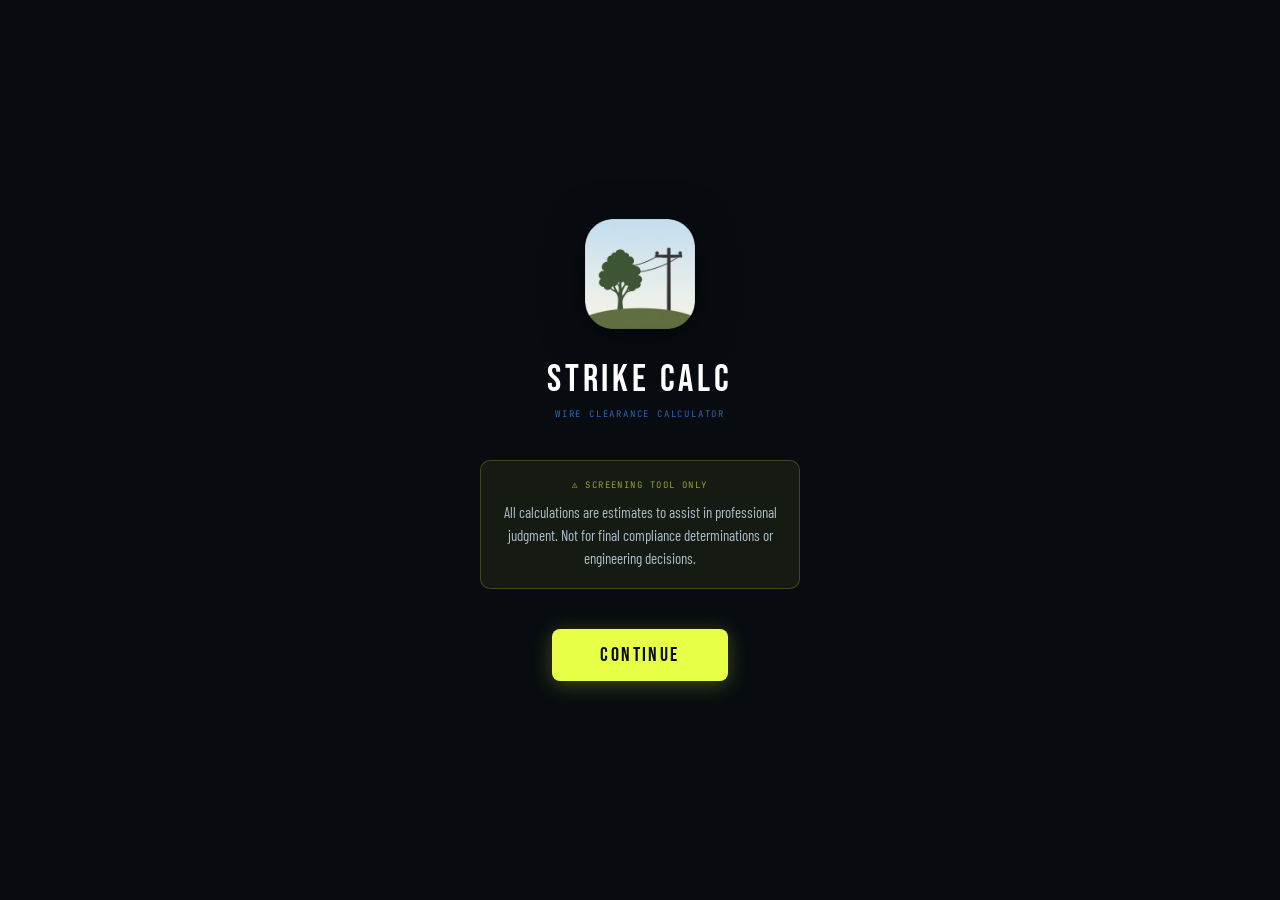
<file: index.html>
<!DOCTYPE html>
<html lang="en">
<head>
    <meta charset="UTF-8">
    <meta name="theme-color" content="#080c10">
    <link rel="manifest" href="./manifest.json">
    <meta name="apple-mobile-web-app-capable" content="yes">
    <meta name="apple-mobile-web-app-status-bar-style" content="black-translucent">
    <meta name="apple-mobile-web-app-title" content="Strike Calc">
    <link rel="apple-touch-icon" href="./icons/icon-192.png">
    <meta name="viewport" content="width=device-width, initial-scale=1.0, viewport-fit=cover">
    <title>Strike Calc</title>
    <link href="https://fonts.googleapis.com/css2?family=Bebas+Neue&family=JetBrains+Mono:wght@400;500&family=Barlow+Condensed:wght@400;500;600&display=swap" rel="stylesheet">
    <link rel="stylesheet" href="./styles.css">
</head>
<body>
    <!-- ══ SPLASH SCREEN ══ -->
    <div id="splash-screen" style="
        position:fixed;inset:0;z-index:99999;
        background:#080c10;
        display:flex;flex-direction:column;
        align-items:center;justify-content:center;
        padding:40px 32px;
        font-family:'Barlow Condensed',sans-serif;
    ">
        <!-- Icon -->
        <img src="./icons/icon-512.png" alt="Strike Calc" style="
            width:110px;height:110px;
            border-radius:26px;
            margin-bottom:28px;
            box-shadow:0 8px 40px rgba(0,0,0,0.5);
        ">

        <!-- App name -->
        <div style="
            font-family:'Bebas Neue',sans-serif;
            font-size:38px;letter-spacing:.1em;
            color:#ffffff;
            margin-bottom:6px;
        ">STRIKE CALC</div>

        <div style="
            font-family:'JetBrains Mono',monospace;
            font-size:9px;letter-spacing:.2em;
            color:rgba(59,139,255,0.7);
            text-transform:uppercase;
            margin-bottom:40px;
        ">Wire Clearance Calculator</div>

        <!-- Disclaimer box -->
        <div style="
            background:rgba(232,255,71,0.06);
            border:1px solid rgba(232,255,71,0.2);
            border-radius:10px;
            padding:18px 20px;
            max-width:320px;
            text-align:center;
            margin-bottom:40px;
        ">
            <div style="
                font-family:'JetBrains Mono',monospace;
                font-size:9px;letter-spacing:.16em;
                color:rgba(232,255,71,0.6);
                text-transform:uppercase;
                margin-bottom:10px;
            ">⚠ Screening Tool Only</div>
            <div style="
                font-size:15px;line-height:1.55;
                color:rgba(200,216,232,0.85);
            ">All calculations are estimates to assist in professional judgment. Not for final compliance determinations or engineering decisions.</div>
        </div>

        <!-- Continue button -->
        <button onclick="document.getElementById('splash-screen').style.display='none'" style="
            background:#e8ff47;
            color:#080c10;
            border:none;
            border-radius:8px;
            padding:14px 48px;
            font-family:'Bebas Neue',sans-serif;
            font-size:20px;letter-spacing:.12em;
            cursor:pointer;
            box-shadow:0 4px 20px rgba(232,255,71,0.25);
        ">CONTINUE</button>
    </div>

<div id="debug-errors" style="display:none;position:fixed;bottom:0;left:0;right:0;background:#ff0040;color:white;font-family:monospace;font-size:11px;padding:8px;z-index:99999;max-height:40vh;overflow-y:auto;white-space:pre-wrap;"></div>
<script>
window.onerror = function(msg, src, line, col, err) {
    var d = document.getElementById('debug-errors');
    d.style.display = 'block';
    d.textContent += (src||'').split('/').pop() + ':' + line + ' — ' + msg + '\n';
};
window.addEventListener('unhandledrejection', function(e) {
    var d = document.getElementById('debug-errors');
    d.style.display = 'block';
    d.textContent += 'Promise: ' + (e.reason || e) + '\n';
});
</script>

    <header class="header">
        <div class="logo">
            <svg width="18" height="18" viewBox="0 0 18 18" fill="none">
                <line x1="9" y1="2" x2="9" y2="13" stroke="white" stroke-width="2.2" stroke-linecap="round" />
                <line x1="9" y1="13" x2="16" y2="8" stroke="white" stroke-width="1.8" stroke-linecap="round" />
                <circle cx="9" cy="15.5" r="1.8" fill="white" />
            </svg>
        </div>
        <div>
            <div class="app-name">Strike Calc</div>
            <div class="app-sub">Wire clearance calculator</div>
        </div>
    </header>

        <nav class="tabs">
        <button class="tab active" onclick="switchTab('calc',this)">Strike</button>
        
        <button class="tab" onclick="switchTab('viz',this)">Diagram</button>
        <button class="tab" onclick="switchTab('mdr',this)">MDR <span style="font-size:8px;opacity:.6;font-family:'JetBrains Mono',monospace">EST</span></button>
        <button class="tab" onclick="switchTab('log',this)">Log</button>
    </nav>

    <!-- ══ CALCULATOR ══ -->
    <div class="pane active" id="pane-calc">
        <div class="result" id="result">
            <div class="overall-banner" id="overall-banner">
                <span class="banner-icon" id="banner-icon"></span>
                <div><div id="banner-label"></div><div class="banner-sub" id="banner-sub"></div><div id="partial-failure-badge" style="display:none;margin-top:6px;font-family:'JetBrains Mono',monospace;font-size:9px;letter-spacing:.1em;background:rgba(255,159,28,.12);border:1px solid rgba(255,159,28,.35);border-radius:4px;padding:3px 8px;color:rgba(255,159,28,.95)"></div></div>
            </div>
            <div id="sag-applied-note" style="display:none;background:rgba(59,139,255,.08);border:1px solid rgba(59,139,255,.2);border-radius:var(--r);padding:7px 12px;font-family:'JetBrains Mono',monospace;font-size:8px;letter-spacing:.1em;color:var(--accent2);line-height:1.5"></div>
            <div id="wind-applied-note" style="display:none;background:rgba(255,159,28,.08);border:1px solid rgba(255,159,28,.25);border-radius:var(--r);padding:7px 12px;font-family:'JetBrains Mono',monospace;font-size:8px;letter-spacing:.1em;color:var(--warn);line-height:1.5"></div>
            <div id="wire-results"></div>
            <div id="result-actions" style="display:none;gap:8px;margin-top:10px">
                <button class="btn-small" onclick="runCheck()" style="flex:1;padding:8px;text-align:center;background:rgba(59,139,255,.1);border-color:rgba(59,139,255,.3);color:var(--accent2)">↺ Re-run</button>
                <button class="btn-small" onclick="nextTree()" style="flex:1;padding:8px;text-align:center;background:rgba(232,255,71,.08);border-color:rgba(232,255,71,.25);color:var(--accent)">→ Next Tree</button>
            </div>
        </div>


        <div class="slabel">Tree &amp; terrain</div>
        <div class="grid2">
            <div class="field"><label>Horiz. Distance to Conductor <span>HD ft</span></label><input type="number" id="hd" value="100" inputmode="decimal" oninput="checkNeg(this)"></div>
            <div class="field" id="vd-field-wrap">
                <div style="display:flex;align-items:center;justify-content:space-between;margin-bottom:6px">
                    <label style="margin-bottom:0">Tree Base Elevation <span>VD ft</span></label>
                    <div style="display:flex;gap:0;border:1px solid rgba(59,139,255,.25);border-radius:6px;overflow:hidden;flex-shrink:0">
                        <button id="vd-tab-direct" onclick="switchVdMode('direct')" style="padding:3px 10px;font-family:'Barlow Condensed',sans-serif;font-size:11px;letter-spacing:.08em;background:var(--accent2);color:#000;border:none;cursor:pointer">± FT</button>
                        <button id="vd-tab-slope" onclick="switchVdMode('slope')" style="padding:3px 10px;font-family:'Barlow Condensed',sans-serif;font-size:11px;letter-spacing:.08em;background:transparent;color:var(--text2);border:none;cursor:pointer">SLOPE</button>
                    </div>
                </div>
                <div id="vd-direct-inputs">
                    <input type="number" id="vd" value="0" inputmode="decimal" oninput="checkNeg(this)" style="width:100%">
                </div>
                <div id="vd-slope-inputs" style="display:none">
                    <div style="display:grid;grid-template-columns:1fr 1fr;gap:8px;margin-bottom:8px">
                        <div>
                            <label style="font-size:9px;letter-spacing:.1em;color:var(--text2);text-transform:uppercase">HD: Under Conductor → Tree Base ft</label>
                            <input type="number" id="vd-slope-hd" inputmode="decimal" placeholder="0" oninput="calcSlopeVd()" style="width:100%">
                        </div>
                        <div>
                            <label style="font-size:9px;letter-spacing:.1em;color:var(--text2);text-transform:uppercase">Ground Angle ° (+ uphill / − downhill)</label>
                            <input type="number" id="vd-slope-angle" inputmode="decimal" placeholder="0" oninput="calcSlopeVd()" style="width:100%">
                        </div>
                    </div>
                    <div style="display:flex;align-items:center;gap:10px;padding:8px 10px;background:rgba(59,139,255,.07);border-radius:6px;border:1px solid rgba(59,139,255,.15)">
                        <div style="flex:1">
                            <div style="font-family:'JetBrains Mono',monospace;font-size:9px;letter-spacing:.1em;color:var(--text2);text-transform:uppercase">Computed VD</div>
                            <div id="vd-slope-result" style="font-family:'JetBrains Mono',monospace;font-size:20px;color:var(--accent2)">—</div>
                        </div>
                        <button onclick="applySlopeVd()" style="padding:6px 12px;background:var(--accent2);color:#000;border:none;border-radius:6px;font-family:'Barlow Condensed',sans-serif;font-size:12px;letter-spacing:.08em;cursor:pointer;font-weight:600">APPLY →</button>
                    </div>
                    <input type="hidden" id="vd-hidden" value="0">
                </div>
            </div>
        </div>        <div class="grid2">
            <div class="field">
                <div style="display:flex;align-items:center;justify-content:space-between;margin-bottom:6px">
                    <label style="margin-bottom:0">Tree Height <span>ft</span></label>
                    <button id="partial-toggle-btn" onclick="togglePartialFailure()" style="font-family:'JetBrains Mono',monospace;font-size:9px;letter-spacing:.08em;background:transparent;border:1px solid rgba(255,159,28,.3);border-radius:4px;color:rgba(255,159,28,.7);padding:2px 8px;cursor:pointer">PARTIAL FAILURE</button>
                </div>
                <input type="number" id="th" value="75" inputmode="decimal" oninput="checkNeg(this)">
                <div id="partial-failure-wrap" style="display:none;margin-top:10px;background:rgba(255,159,28,.05);border:1px solid rgba(255,159,28,.2);border-radius:8px;padding:12px">
                    <div style="font-family:'JetBrains Mono',monospace;font-size:9px;letter-spacing:.12em;color:rgba(255,159,28,.7);text-transform:uppercase;margin-bottom:10px">&#9888; Partial failure — dead top / stem failure</div>
                    <div style="display:grid;grid-template-columns:1fr 1fr;gap:8px;margin-bottom:8px">
                        <div>
                            <label style="font-size:9px;letter-spacing:.1em;color:var(--text2);text-transform:uppercase">Failure base ht ft</label>
                            <div style="font-size:8px;color:var(--muted);margin-bottom:4px">where dead section starts</div>
                            <input type="number" id="partial-base" inputmode="decimal" placeholder="70" oninput="updatePartialPreview()">
                        </div>
                        <div>
                            <label style="font-size:9px;letter-spacing:.1em;color:var(--text2);text-transform:uppercase">Failure length ft</label>
                            <div style="font-size:8px;color:var(--muted);margin-bottom:4px">length of section at risk</div>
                            <input type="number" id="partial-length" inputmode="decimal" placeholder="30" oninput="updatePartialPreview()">
                        </div>
                    </div>
                    <div id="partial-preview" style="font-family:'JetBrains Mono',monospace;font-size:11px;color:rgba(255,159,28,.8);padding:6px 0">Enter values above to preview</div>
                </div>
            </div>
            <div class="field">
                <div style="display:flex;align-items:center;justify-content:space-between;margin-bottom:6px">
                    <label style="margin-bottom:0">Position in Span <span>t 0.1-0.9</span></label>
                    <button id="span-helper-toggle" onclick="toggleSpanHelper()" style="font-family:'JetBrains Mono',monospace;font-size:9px;letter-spacing:.08em;background:transparent;border:1px solid rgba(59,139,255,.25);border-radius:4px;color:var(--text2);padding:2px 8px;cursor:pointer">SPAN HELPER</button>
                </div>
                <input type="number" id="span-pos" value="0.5" inputmode="decimal" oninput="updateEffHt()" onblur="updateSpanPos(this.value); updateEffHt();">
                <div id="span-helper-wrap" style="display:none;margin-top:8px;background:rgba(59,139,255,.05);border:1px solid rgba(59,139,255,.15);border-radius:6px;padding:10px">
                    <div style="display:grid;grid-template-columns:1fr 1fr;gap:8px;margin-bottom:8px">
                        <div>
                            <label style="font-size:9px;letter-spacing:.1em;color:var(--text2);text-transform:uppercase">Span Length ft</label>
                            <input type="number" id="span-length" inputmode="decimal" placeholder="300" oninput="calcSpanT()">
                        </div>
                        <div>
                            <label style="font-size:9px;letter-spacing:.1em;color:var(--text2);text-transform:uppercase">Dist from Near Pole ft</label>
                            <input type="number" id="span-dist" inputmode="decimal" placeholder="150" oninput="calcSpanT()">
                        </div>
                    </div>
                    <div id="span-t-result" style="font-family:'JetBrains Mono',monospace;font-size:11px;color:var(--text2)">Enter span length and distance to compute t</div>
                </div>
            </div>
        </div>

        <div class="slabel">Tree lean</div>
        <div style="background:var(--surf);border:1px solid var(--border);border-radius:var(--r);padding:12px 14px;margin-bottom:4px">
            <div style="display:flex;justify-content:space-between;align-items:center;margin-bottom:8px">
                <div style="font-family:'JetBrains Mono',monospace;font-size:8px;letter-spacing:.14em;color:var(--muted);text-transform:uppercase">Lean toward wire</div>
                <div style="display:flex;align-items:baseline;gap:4px">
                    <span id="lean-val" style="font-family:'Bebas Neue',sans-serif;font-size:22px;color:var(--accent);letter-spacing:.05em">0°</span>
                    <span id="lean-label" style="font-family:'JetBrains Mono',monospace;font-size:9px;color:var(--muted)">vertical</span>
                </div>
            </div>
            <input type="range" id="lean-angle" min="0" max="30" step="1" value="0" oninput="updateLean(this.value)">
            <div style="display:flex;justify-content:space-between;margin-top:6px;font-family:'JetBrains Mono',monospace;font-size:7px;color:var(--muted);letter-spacing:.1em">
                <span>0° vertical</span><span>15° moderate</span><span>30° severe</span>
            </div>
        </div>

        <div class="slabel">Species</div>
        <div class="species-row">
            <div class="field">
                <label>Tree species <span id="custom-species-hint" style="display:none;color:var(--accent2)">custom</span></label>
                <select id="species-select" onchange="onSpeciesChange(this)">
                    <option value="">— Select species —</option>
                    <optgroup label="Common Central Valley Trees">
                        <option value="Valley Oak">Valley Oak</option>
                        <option value="Blue Oak">Blue Oak</option>
                        <option value="Interior Live Oak">Interior Live Oak</option>
                        <option value="Incense Cedar">Incense Cedar</option>
                        <option value="Gray Pine">Gray Pine</option>
                        <option value="Sugar Pine">Sugar Pine</option>
                        <option value="Aleppo Pine">Aleppo Pine</option>
                        <option value="Monterey Pine">Monterey Pine</option>
                        <option value="White Fir">White Fir</option>
                        <option value="Ponderosa Pine">Ponderosa Pine</option>
                        <option value="White Alder">White Alder</option>
                        <option value="Fremont Cottonwood">Fremont Cottonwood</option>
                        <option value="California Sycamore">California Sycamore</option>
                        <option value="Box Elder">Box Elder</option>
                        <option value="Eucalyptus">Eucalyptus</option>
                        <option value="Tree of Heaven">Tree of Heaven</option>
                        <option value="Black Walnut">Black Walnut</option>
                        <option value="Oregon Ash">Oregon Ash</option>
                        <option value="Willow">Willow</option>
                        <option value="Privet">Privet</option>
                        <option value="Chinese Pistache">Chinese Pistache</option>
                        <option value="Ailanthus">Ailanthus</option>
                        <option value="Maple">Maple</option>
                        <option value="Poplar">Poplar</option>
                        <option value="California Bay">California Bay</option>
                        <option value="Giant Sequoia">Giant Sequoia</option>
                    </optgroup>
                    <optgroup label="Custom" id="custom-species-group"></optgroup>
                </select>
            </div>
            <button class="species-add-btn" onclick="addCustomSpecies()">+ Custom</button>
        </div>


        <div class="slabel">Wire configuration</div>
        <div style="margin-bottom:10px">
            <div style="font-family:'JetBrains Mono',monospace;font-size:9px;letter-spacing:.12em;color:var(--text2);text-transform:uppercase;margin-bottom:6px">Sag preset — apply to all non-neutral wires</div>
            <div style="display:flex;gap:6px;flex-wrap:wrap">
                <button class="btn-small" onclick="applySagPreset(4)" style="padding:5px 12px" title="Morning / cool / tight span">4 ft</button>
                <button class="btn-small" onclick="applySagPreset(5)" style="padding:5px 12px" title="Typical / warm afternoon">5 ft</button>
                <button class="btn-small" onclick="applySagPreset(6)" style="padding:5px 12px" title="Hot afternoon / long span / older line">6 ft</button>
                <button class="btn-small" id="sag-custom-btn" onclick="toggleSagCustom()" style="padding:5px 12px">Custom</button>
            </div>
            <div id="sag-custom-wrap" style="display:none;margin-top:8px">
                <div style="display:flex;gap:8px;align-items:center">
                    <input type="number" id="sag-custom-val" inputmode="decimal" placeholder="ft" style="width:80px">
                    <button class="btn-small" onclick="applySagCustom()" style="padding:5px 14px;background:var(--accent2);color:#000;border-color:var(--accent2)">Apply</button>
                </div>
            </div>
        </div>
        <div class="wire-add-row">
            <span id="wire-count-lbl" style="font-family:'JetBrains Mono',monospace;font-size:8px;letter-spacing:.12em;color:var(--muted);text-transform:uppercase">3 wires</span>
            <button class="btn-small" onclick="addWire()">+ Add Wire</button>
        </div>
        <div class="wire-list" id="wire-list"></div>

        <div class="btn-row">
            <button class="btn-run" onclick="runCheck()">Run Check</button>
            <button class="btn-reset" onclick="resetForm()">Reset</button>
        </div>

        <div id="calc-validation" class="validation-box" style="display:none"></div>

        
    </div>

    <!-- ══ SAG ══ -->
    <div class="pane" id="pane-sag">
        <div style="background:var(--surf2);border:1px solid var(--border);border-radius:var(--r);padding:10px 12px;margin-bottom:4px">
            <div style="font-family:'JetBrains Mono',monospace;font-size:8px;letter-spacing:.14em;color:var(--accent2);text-transform:uppercase;margin-bottom:4px">How to measure</div>
            <div style="font-family:'Barlow Condensed',sans-serif;font-size:13px;color:var(--text2);line-height:1.4">Use a rangefinder: shoot to the <b style="color:var(--text)">conductor attachment point</b>, then to the <b style="color:var(--text)">lowest point of the wire</b> at mid-span. Enter both readings below.</div>
        </div>
        <div class="slabel">Rangefinder readings</div>
        <div class="grid2">
            <div class="field"><label>Pole Height <span>ft</span></label><input type="number" id="sag-pole" value="35" inputmode="decimal" placeholder="—"></div>
            <div class="field"><label>Wire Low Point <span>ft</span></label><input type="number" id="sag-wire-low" value="33" inputmode="decimal" placeholder="—"></div>
        </div>
        <div class="grid2">
            <div class="field"><label>Span Length <span>ft</span></label><input type="number" id="sag-span" value="300" inputmode="decimal" placeholder="—"></div>
            <div class="field" id="sag-computed-field" style="opacity:0.6;pointer-events:none">
                <label>Measured Sag <span>ft</span></label>
                <input type="number" id="sag-measured" value="" inputmode="decimal" placeholder="auto" readonly style="border-style:dashed">
            </div>
        </div>
        <div class="slabel">Temperature</div>
        <div class="grid2">
            <div class="field"><label>Current Temp <span>°F</span></label><input type="number" id="sag-t-now" value="75" inputmode="decimal"></div>
            <div class="field"><label>Max Expected <span>°F</span></label><input type="number" id="sag-t-max" value="115" inputmode="decimal"></div>
        </div>
        <div class="slabel">Wind Sway <span style="font-family:'JetBrains Mono',monospace;font-size:8px;opacity:.6;letter-spacing:.08em">ESTIMATE</span></div>
        <div style="background:var(--surf);border:1px solid var(--border);border-radius:var(--r);padding:12px 14px;margin-bottom:4px">
            <div class="grid2" style="margin-bottom:8px">
                <div class="field">
                    <label>Mode</label>
                    <select id="wind-mode">
                        <option value="sierra" selected>Sierra Peak (recommended)</option>
                        <option value="off">Off</option>
                    </select>
                </div>
                <div class="field"><label>Peak Wind <span>mph</span></label><input type="number" id="wind-peak-mph" value="40" inputmode="decimal" min="0"></div>
            </div>
            <div style="font-family:'Barlow Condensed',sans-serif;font-size:12px;color:var(--text2);line-height:1.4">
                Screening estimate only. Sierra rule-of-thumb blowout — not an engineering model. Use for relative comparison, not compliance determinations.
            </div>
        </div>        <div class="btn-row">
            <button class="btn-run" onclick="runSag()">Calculate Sag</button>
            <button class="btn-reset" onclick="resetSag()">Reset</button>
        </div>
        <div id="sag-validation" class="validation-box" style="display:none"></div>
        <div class="sag-result" id="sag-result">
            <div class="sag-top">
                <div class="sag-top-label">Worst-case sag</div>
                <div class="sag-top-val"><span id="sag-val">—</span><span class="sag-top-unit"> ft</span></div>
                <div class="sag-top-sub" id="sag-sub"></div>
            </div>
            <div class="sag-metrics">
                <div class="smet"><div class="smet-lbl">Now</div><div class="smet-val" id="sm-inst">—<span class="smet-unit">ft</span></div></div>
                <div class="smet"><div class="smet-lbl">@ Max°F</div><div class="smet-val" id="sm-temp">—<span class="smet-unit">ft</span></div></div>
                <div class="smet"><div class="smet-lbl">Delta</div><div class="smet-val" id="sm-delta">—<span class="smet-unit">ft</span></div></div>
            </div>
            <div class="sag-visual"><canvas id="sagCanvas"></canvas></div>
            <div style="padding:10px 14px;border-top:1px solid var(--border)">
                <button class="btn-small" onclick="pushSagToCalc()" style="width:100%;padding:9px;text-align:center;color:var(--accent2);border-color:rgba(59,139,255,.3)">→ Use worst-case sag in clearance check</button>
            </div>
        </div>
    </div>

    <!-- ══ DIAGRAM ══ -->
    <div class="pane" id="pane-viz">
        <div class="viz-wrap">
            <div class="viz-header">
                <div class="viz-header-left">
                    <div class="viz-header-icon">
                        <svg width="14" height="14" viewBox="0 0 14 14" fill="none">
                            <path d="M7 1v9M7 10l5-3" stroke="#3b8bff" stroke-width="1.5" stroke-linecap="round" />
                            <circle cx="7" cy="12" r="1.2" fill="#3b8bff" />
                        </svg>
                    </div>
                    <div><div class="viz-title">Strike Diagram</div><div class="viz-sub" id="viz-sub-label">Side profile</div></div>
                </div>
                <span class="viz-badge" id="viz-badge">No Data</span>
            </div>

            <!-- view toggle -->
            <div id="viz-toggle-row" style="display:flex;gap:0;border-bottom:1px solid var(--border)">
                <button id="tog-2d" onclick="setVizMode('2d')"
                        style="flex:1;padding:7px 0;background:rgba(59,139,255,.12);border:none;border-right:1px solid var(--border);
               font-family:'JetBrains Mono',monospace;font-size:8px;letter-spacing:.12em;text-transform:uppercase;
               color:var(--accent2);cursor:pointer;-webkit-tap-highlight-color:transparent">
                    Side Profile
                </button>
                <button id="tog-iso" onclick="setVizMode('iso')"
                        style="flex:1;padding:7px 0;background:none;border:none;
               font-family:'JetBrains Mono',monospace;font-size:8px;letter-spacing:.12em;text-transform:uppercase;
               color:var(--muted);cursor:pointer;-webkit-tap-highlight-color:transparent">
                    3D Span View
                </button>
            </div>

            <canvas id="vizCanvas"></canvas>
            <canvas id="isoCanvas" style="display:none;width:100%;background:var(--bg)"></canvas>
            <canvas id="mdrCanvas" style="display:none;width:100%;background:var(--bg)"></canvas>

            <div class="viz-legend" id="viz-legend" style="display:none"></div>
            <div class="viz-stats" id="viz-stats" style="display:none">
                <div class="vstat"><div class="vstat-lbl">Elevation</div><div class="vstat-val" id="vs-elev">—</div></div>
                <div class="vstat"><div class="vstat-lbl">Wires</div><div class="vstat-val" id="vs-wires">—</div></div>
                <div class="vstat"><div class="vstat-lbl" style="font-size:8px;line-height:1.2">Ft to<br>Contact</div><div class="vstat-val" id="vs-margin">—</div></div>
            </div>
            <div class="viz-empty" id="viz-empty">
                <span class="viz-empty-icon">⚡</span>Run a check to populate
            </div>
        </div>
    </div>
    <!-- ══ MDR FORECAST ══ -->
    <div class="pane" id="pane-mdr">
        <div style="background:var(--surf2);border:1px solid var(--border);border-radius:var(--r);padding:10px 12px;margin-bottom:8px">
            <div style="font-family:'JetBrains Mono',monospace;font-size:8px;letter-spacing:.14em;color:var(--accent2);text-transform:uppercase;margin-bottom:4px">Growth / MDR forecast — Screening Estimate</div>
            <div style="font-family:'Barlow Condensed',sans-serif;font-size:13px;color:var(--text2);line-height:1.4">Screening estimate only. Uses linear growth and simplified sag/wind models — not an engineering or biological forecast. Results indicate relative risk, not compliance determinations.</div>
        </div>

        <div class="slabel">Geometry Inputs</div>
        <div class="grid2">
            <div class="field"><label>Horizontal Distance <span>ft</span></label><input type="number" id="mdr-hd" value="8" inputmode="decimal"></div>
            <div class="field"><label>Vertical Distance (Magnitude) <span>ft</span></label><input type="number" id="mdr-vd" value="7" inputmode="decimal"></div>
        </div>
        <div class="grid2" style="margin-top:6px;margin-bottom:6px">
            <div class="field"><label>Position In Span <span>t 0.1-0.9</span></label><input type="number" id="mdr-span-pos" min="0.1" max="0.9" step="0.1" value="0.5" inputmode="decimal"></div>
            <div class="field"><label>Vertical Direction</label><select id="mdr-vd-dir"><option value="below" selected>Below line</option><option value="above">Above line</option></select></div>
        </div>

        <div class="slabel">MDR Inputs</div>
        <div class="grid2">
            <div class="field"><label>Annual Growth Toward Line <span>ft/yr</span></label><input type="number" id="mdr-growth" value="2" inputmode="decimal"></div>
            <div class="field"><label>MDR Threshold <span>ft</span></label><input type="number" id="mdr-threshold" value="5" inputmode="decimal"></div>
        </div>
        <div class="grid2">
            <div class="field"><label>Current MDR (Optional) <span>ft</span></label><input type="number" id="mdr-current" value="" inputmode="decimal" placeholder="leave blank to use geometry"></div>
            <div class="field"><label>Basis</label><select id="mdr-basis"><option value="geometry" selected>Geometry (recommended)</option><option value="current">Current MDR only</option></select></div>
        </div>

        <div class="slabel">Breakdown Adjustments</div>
        <div class="grid2">
            <div class="field"><label>Line Sag Constant (Current) <span>ft</span></label><input type="number" id="mdr-sag-current" value="0" inputmode="decimal"></div>
            <div class="field"><label>Expected Extra Sag <span>ft</span></label><input type="number" id="mdr-sag-extra" value="0" inputmode="decimal"></div>
        </div>
        <div class="grid2">
            <div class="field"><label>Wind Sway <span>ft</span></label><input type="number" id="mdr-sway" value="0" inputmode="decimal"></div>
            <div class="field"><label>Total Sag At Worst <span>ft</span></label><input type="number" id="mdr-sag-total" value="0" inputmode="decimal" readonly style="border-style:dashed"></div>
        </div>

        <div class="btn-row">
            <button class="btn-run" onclick="runMdrForecast()">Run Forecast</button>
            <button class="btn-reset" onclick="resetMdrForecast()">Reset</button>
        </div>
        <div id="mdr-validation" class="validation-box" style="display:none"></div>

        <div class="sag-result" id="mdr-result" style="display:none">
            <div class="sag-top">
                <div class="sag-top-label">Years To MDR Breach</div>
                <div class="sag-top-val"><span id="mdr-years">—</span><span class="sag-top-unit"> yr</span></div>
                <div class="sag-top-sub" id="mdr-sub">—</div>
            </div>
            <div class="sag-metrics">
                <div class="smet"><div class="smet-lbl">Base Radial</div><div class="smet-val" id="mdr-base-radial">—</div></div>
                <div class="smet"><div class="smet-lbl">Worst Radial</div><div class="smet-val" id="mdr-hyp">—</div></div>
                <div class="smet"><div class="smet-lbl">Remaining</div><div class="smet-val" id="mdr-used">—</div></div>
            </div>
            <div class="sag-metrics" style="border-top:1px solid var(--border)">
                <div class="smet"><div class="smet-lbl">HD Used</div><div class="smet-val" id="mdr-eff-hd">—</div></div>
                <div class="smet"><div class="smet-lbl">VD Used</div><div class="smet-val" id="mdr-eff-vd">—</div></div>
                <div class="smet"><div class="smet-lbl">Years To Strike</div><div class="smet-val" id="mdr-strike">—</div></div>
            </div>
            <div class="sag-metrics" style="border-top:1px solid var(--border)">
                <div class="smet"><div class="smet-lbl">Extra Sag Used</div><div class="smet-val" id="mdr-sag-used">—</div></div>
                <div class="smet"><div class="smet-lbl">Wind Sway Used</div><div class="smet-val" id="mdr-sway-used">—</div></div>
                <div class="smet"><div class="smet-lbl">Basis</div><div class="smet-val" id="mdr-basis-used">—</div></div>
            </div>
            <div style="padding:10px 14px;border-top:1px solid var(--border);font-family:'JetBrains Mono',monospace;font-size:9px;color:var(--muted);letter-spacing:.08em;text-transform:uppercase">Diagram moved to Diagram tab</div>
        </div>
    </div>
    <!-- ══ LOG ══ -->
    <div class="pane" id="pane-log">
        <div class="log-hdr">
            <span class="log-count" id="log-count">0 Entries</span>
            <button class="log-clear" onclick="clearLog()">Clear All</button>
        </div>
        <div id="log-list"><div class="log-empty">No checks logged yet</div></div>
    </div>

        <script src="./js/state.js"></script>
    <script src="./js/species.js"></script>
    <script src="./js/wires.js"></script>
    <script src="./js/calc.js"></script>
    <script src="./js/log.js"></script>
    <script src="./js/sag.js"></script>
    <script src="./js/viz.js"></script>
    <script src="./js/mdr.js"></script>
    <script src="./js/tabs.js"></script>
    <script src="./js/main.js"></script>

    <script>
      if ('serviceWorker' in navigator) {
        window.addEventListener('load', () => {
          navigator.serviceWorker.register('./sw.js')
            .then(r => console.log('SW registered:', r.scope))
            .catch(e => console.warn('SW failed:', e));
        });
      }
    </script>
</body>
</html>
</file>
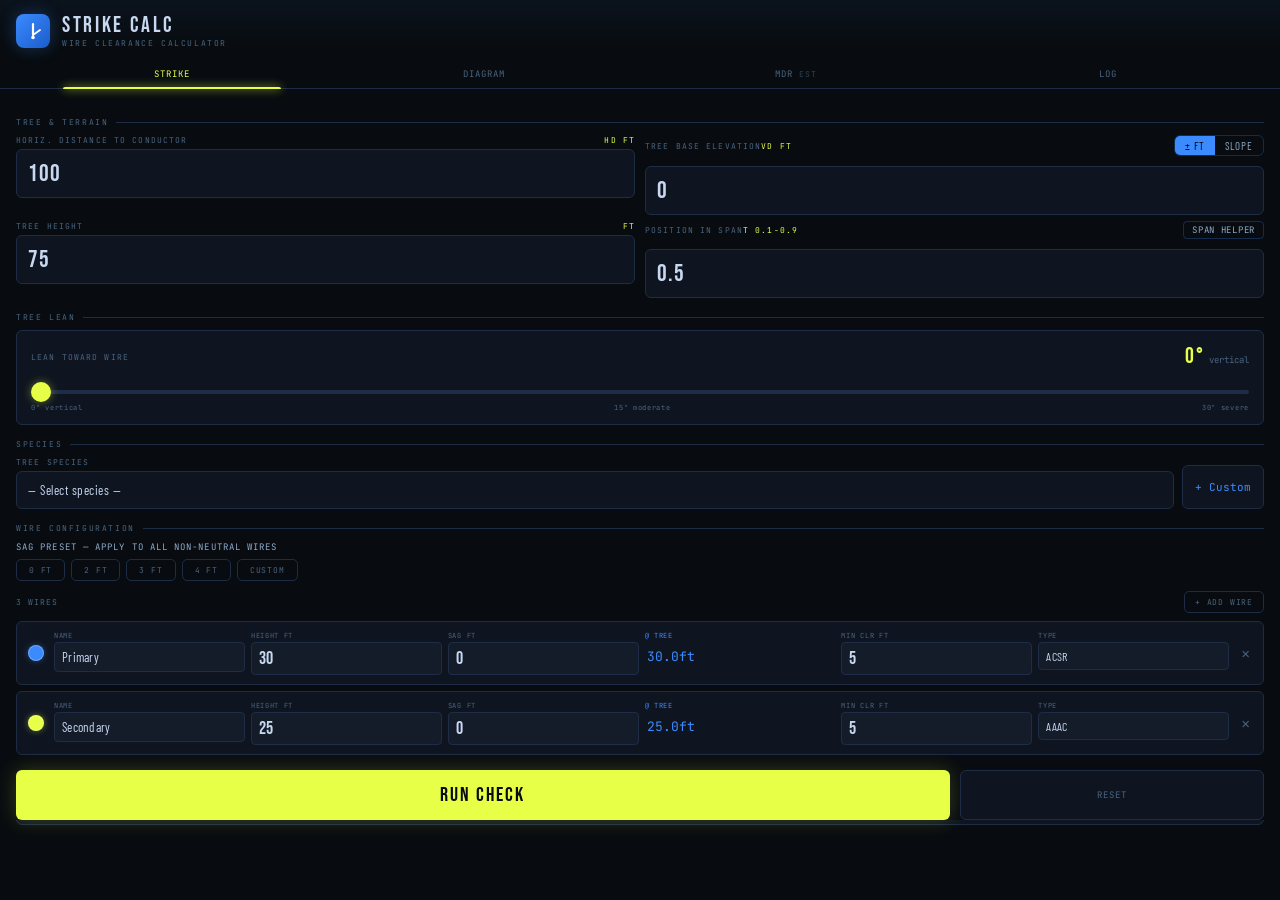
<file: index (1).html>
<!DOCTYPE html>
<html lang="en">
<head>
    <meta charset="UTF-8">
    <meta name="theme-color" content="#080c10">
    <link rel="manifest" href="./manifest.json">
    <meta name="apple-mobile-web-app-capable" content="yes">
    <meta name="apple-mobile-web-app-status-bar-style" content="black-translucent">
    <meta name="apple-mobile-web-app-title" content="Strike Calc">
    <link rel="apple-touch-icon" href="./icons/icon-192.png">
    <meta name="viewport" content="width=device-width, initial-scale=1.0, viewport-fit=cover">
    <title>Strike Calc</title>
    <link href="https://fonts.googleapis.com/css2?family=Bebas+Neue&family=JetBrains+Mono:wght@400;500&family=Barlow+Condensed:wght@400;500;600&display=swap" rel="stylesheet">
    <link rel="stylesheet" href="./styles.css">
</head>
<body>
<div id="debug-errors" style="display:none;position:fixed;bottom:0;left:0;right:0;background:#ff0040;color:white;font-family:monospace;font-size:11px;padding:8px;z-index:99999;max-height:40vh;overflow-y:auto;white-space:pre-wrap;"></div>
<script>
window.onerror = function(msg, src, line, col, err) {
    var d = document.getElementById('debug-errors');
    d.style.display = 'block';
    d.textContent += (src||'').split('/').pop() + ':' + line + ' — ' + msg + '\n';
};
window.addEventListener('unhandledrejection', function(e) {
    var d = document.getElementById('debug-errors');
    d.style.display = 'block';
    d.textContent += 'Promise: ' + (e.reason || e) + '\n';
});
</script>

    <header class="header">
        <div class="logo">
            <svg width="18" height="18" viewBox="0 0 18 18" fill="none">
                <line x1="9" y1="2" x2="9" y2="13" stroke="white" stroke-width="2.2" stroke-linecap="round" />
                <line x1="9" y1="13" x2="16" y2="8" stroke="white" stroke-width="1.8" stroke-linecap="round" />
                <circle cx="9" cy="15.5" r="1.8" fill="white" />
            </svg>
        </div>
        <div>
            <div class="app-name">Strike Calc</div>
            <div class="app-sub">Wire clearance calculator</div>
        </div>
    </header>

        <nav class="tabs">
        <button class="tab active" onclick="switchTab('calc',this)">Strike</button>
        
        <button class="tab" onclick="switchTab('viz',this)">Diagram</button>
        <button class="tab" onclick="switchTab('mdr',this)">MDR <span style="font-size:8px;opacity:.6;font-family:'JetBrains Mono',monospace">EST</span></button>
        <button class="tab" onclick="switchTab('log',this)">Log</button>
    </nav>

    <!-- ══ CALCULATOR ══ -->
    <div class="pane active" id="pane-calc">
        <div class="result" id="result">
            <div class="overall-banner" id="overall-banner">
                <span class="banner-icon" id="banner-icon"></span>
                <div><div id="banner-label"></div><div class="banner-sub" id="banner-sub"></div></div>
            </div>
            <div id="sag-applied-note" style="display:none;background:rgba(59,139,255,.08);border:1px solid rgba(59,139,255,.2);border-radius:var(--r);padding:7px 12px;font-family:'JetBrains Mono',monospace;font-size:8px;letter-spacing:.1em;color:var(--accent2);line-height:1.5"></div>
            <div id="wind-applied-note" style="display:none;background:rgba(255,159,28,.08);border:1px solid rgba(255,159,28,.25);border-radius:var(--r);padding:7px 12px;font-family:'JetBrains Mono',monospace;font-size:8px;letter-spacing:.1em;color:var(--warn);line-height:1.5"></div>
            <div id="wire-results"></div>
            <div id="result-actions" style="display:none;gap:8px;margin-top:10px">
                <button class="btn-small" onclick="runCheck()" style="flex:1;padding:8px;text-align:center;background:rgba(59,139,255,.1);border-color:rgba(59,139,255,.3);color:var(--accent2)">↺ Re-run</button>
                <button class="btn-small" onclick="nextTree()" style="flex:1;padding:8px;text-align:center;background:rgba(232,255,71,.08);border-color:rgba(232,255,71,.25);color:var(--accent)">→ Next Tree</button>
            </div>
        </div>


        <div class="slabel">Tree &amp; terrain</div>
        <div class="grid2">
            <div class="field"><label>Horiz. Distance to Conductor <span>HD ft</span></label><input type="number" id="hd" value="100" inputmode="decimal" oninput="checkNeg(this)"></div>
            <div class="field" id="vd-field-wrap">
                <div style="display:flex;align-items:center;justify-content:space-between;margin-bottom:6px">
                    <label style="margin-bottom:0">Tree Base Elevation <span>VD ft</span></label>
                    <div style="display:flex;gap:0;border:1px solid rgba(59,139,255,.25);border-radius:6px;overflow:hidden;flex-shrink:0">
                        <button id="vd-tab-direct" onclick="switchVdMode('direct')" style="padding:3px 10px;font-family:'Barlow Condensed',sans-serif;font-size:11px;letter-spacing:.08em;background:var(--accent2);color:#000;border:none;cursor:pointer">± FT</button>
                        <button id="vd-tab-slope" onclick="switchVdMode('slope')" style="padding:3px 10px;font-family:'Barlow Condensed',sans-serif;font-size:11px;letter-spacing:.08em;background:transparent;color:var(--text2);border:none;cursor:pointer">SLOPE</button>
                    </div>
                </div>
                <div id="vd-direct-inputs">
                    <input type="number" id="vd" value="0" inputmode="decimal" oninput="checkNeg(this)" style="width:100%">
                </div>
                <div id="vd-slope-inputs" style="display:none">
                    <div style="display:grid;grid-template-columns:1fr 1fr;gap:8px;margin-bottom:8px">
                        <div>
                            <label style="font-size:9px;letter-spacing:.1em;color:var(--text2);text-transform:uppercase">HD: Under Conductor → Tree Base ft</label>
                            <input type="number" id="vd-slope-hd" inputmode="decimal" placeholder="0" oninput="calcSlopeVd()" style="width:100%">
                        </div>
                        <div>
                            <label style="font-size:9px;letter-spacing:.1em;color:var(--text2);text-transform:uppercase">Ground Angle ° (+ uphill / − downhill)</label>
                            <input type="number" id="vd-slope-angle" inputmode="decimal" placeholder="0" oninput="calcSlopeVd()" style="width:100%">
                        </div>
                    </div>
                    <div style="display:flex;align-items:center;gap:10px;padding:8px 10px;background:rgba(59,139,255,.07);border-radius:6px;border:1px solid rgba(59,139,255,.15)">
                        <div style="flex:1">
                            <div style="font-family:'JetBrains Mono',monospace;font-size:9px;letter-spacing:.1em;color:var(--text2);text-transform:uppercase">Computed VD</div>
                            <div id="vd-slope-result" style="font-family:'JetBrains Mono',monospace;font-size:20px;color:var(--accent2)">—</div>
                        </div>
                        <button onclick="applySlopeVd()" style="padding:6px 12px;background:var(--accent2);color:#000;border:none;border-radius:6px;font-family:'Barlow Condensed',sans-serif;font-size:12px;letter-spacing:.08em;cursor:pointer;font-weight:600">APPLY →</button>
                    </div>
                    <input type="hidden" id="vd-hidden" value="0">
                </div>
            </div>
        </div>        <div class="grid2">
            <div class="field"><label>Tree Height <span>ft</span></label><input type="number" id="th" value="75" inputmode="decimal" oninput="checkNeg(this)"></div>
            <div class="field">
                <div style="display:flex;align-items:center;justify-content:space-between;margin-bottom:6px">
                    <label style="margin-bottom:0">Position in Span <span>t 0.1-0.9</span></label>
                    <button id="span-helper-toggle" onclick="toggleSpanHelper()" style="font-family:'JetBrains Mono',monospace;font-size:9px;letter-spacing:.08em;background:transparent;border:1px solid rgba(59,139,255,.25);border-radius:4px;color:var(--text2);padding:2px 8px;cursor:pointer">SPAN HELPER</button>
                </div>
                <input type="number" id="span-pos" value="0.5" inputmode="decimal" oninput="updateEffHt()" onblur="updateSpanPos(this.value); updateEffHt();">
                <div id="span-helper-wrap" style="display:none;margin-top:8px;background:rgba(59,139,255,.05);border:1px solid rgba(59,139,255,.15);border-radius:6px;padding:10px">
                    <div style="display:grid;grid-template-columns:1fr 1fr;gap:8px;margin-bottom:8px">
                        <div>
                            <label style="font-size:9px;letter-spacing:.1em;color:var(--text2);text-transform:uppercase">Span Length ft</label>
                            <input type="number" id="span-length" inputmode="decimal" placeholder="300" oninput="calcSpanT()">
                        </div>
                        <div>
                            <label style="font-size:9px;letter-spacing:.1em;color:var(--text2);text-transform:uppercase">Dist from Near Pole ft</label>
                            <input type="number" id="span-dist" inputmode="decimal" placeholder="150" oninput="calcSpanT()">
                        </div>
                    </div>
                    <div id="span-t-result" style="font-family:'JetBrains Mono',monospace;font-size:11px;color:var(--text2)">Enter span length and distance to compute t</div>
                </div>
            </div>
        </div>

        <div class="slabel">Tree lean</div>
        <div style="background:var(--surf);border:1px solid var(--border);border-radius:var(--r);padding:12px 14px;margin-bottom:4px">
            <div style="display:flex;justify-content:space-between;align-items:center;margin-bottom:8px">
                <div style="font-family:'JetBrains Mono',monospace;font-size:8px;letter-spacing:.14em;color:var(--muted);text-transform:uppercase">Lean toward wire</div>
                <div style="display:flex;align-items:baseline;gap:4px">
                    <span id="lean-val" style="font-family:'Bebas Neue',sans-serif;font-size:22px;color:var(--accent);letter-spacing:.05em">0°</span>
                    <span id="lean-label" style="font-family:'JetBrains Mono',monospace;font-size:9px;color:var(--muted)">vertical</span>
                </div>
            </div>
            <input type="range" id="lean-angle" min="0" max="30" step="1" value="0" oninput="updateLean(this.value)">
            <div style="display:flex;justify-content:space-between;margin-top:6px;font-family:'JetBrains Mono',monospace;font-size:7px;color:var(--muted);letter-spacing:.1em">
                <span>0° vertical</span><span>15° moderate</span><span>30° severe</span>
            </div>
        </div>

        <div class="slabel">Species</div>
        <div class="species-row">
            <div class="field">
                <label>Tree species <span id="custom-species-hint" style="display:none;color:var(--accent2)">custom</span></label>
                <select id="species-select" onchange="onSpeciesChange(this)">
                    <option value="">— Select species —</option>
                    <optgroup label="Common Central Valley Trees">
                        <option value="Valley Oak">Valley Oak</option>
                        <option value="Blue Oak">Blue Oak</option>
                        <option value="Interior Live Oak">Interior Live Oak</option>
                        <option value="Incense Cedar">Incense Cedar</option>
                        <option value="Gray Pine">Gray Pine</option>
                        <option value="Sugar Pine">Sugar Pine</option>
                        <option value="Aleppo Pine">Aleppo Pine</option>
                        <option value="Monterey Pine">Monterey Pine</option>
                        <option value="White Fir">White Fir</option>
                        <option value="Ponderosa Pine">Ponderosa Pine</option>
                        <option value="White Alder">White Alder</option>
                        <option value="Fremont Cottonwood">Fremont Cottonwood</option>
                        <option value="California Sycamore">California Sycamore</option>
                        <option value="Box Elder">Box Elder</option>
                        <option value="Eucalyptus">Eucalyptus</option>
                        <option value="Tree of Heaven">Tree of Heaven</option>
                        <option value="Black Walnut">Black Walnut</option>
                        <option value="Oregon Ash">Oregon Ash</option>
                        <option value="Willow">Willow</option>
                        <option value="Privet">Privet</option>
                        <option value="Chinese Pistache">Chinese Pistache</option>
                        <option value="Ailanthus">Ailanthus</option>
                        <option value="Maple">Maple</option>
                        <option value="Poplar">Poplar</option>
                        <option value="California Bay">California Bay</option>
                        <option value="Giant Sequoia">Giant Sequoia</option>
                    </optgroup>
                    <optgroup label="Custom" id="custom-species-group"></optgroup>
                </select>
            </div>
            <button class="species-add-btn" onclick="addCustomSpecies()">+ Custom</button>
        </div>


        <div class="slabel">Wire configuration</div>
        <div style="margin-bottom:10px">
            <div style="font-family:'JetBrains Mono',monospace;font-size:9px;letter-spacing:.12em;color:var(--text2);text-transform:uppercase;margin-bottom:6px">Sag preset — apply to all non-neutral wires</div>
            <div style="display:flex;gap:6px;flex-wrap:wrap">
                <button class="btn-small" onclick="applySagPreset(0)" style="padding:5px 12px">0 ft</button>
                <button class="btn-small" onclick="applySagPreset(2)" style="padding:5px 12px">2 ft</button>
                <button class="btn-small" onclick="applySagPreset(3)" style="padding:5px 12px">3 ft</button>
                <button class="btn-small" onclick="applySagPreset(4)" style="padding:5px 12px">4 ft</button>
                <button class="btn-small" id="sag-custom-btn" onclick="toggleSagCustom()" style="padding:5px 12px">Custom</button>
            </div>
            <div id="sag-custom-wrap" style="display:none;margin-top:8px">
                <div style="display:flex;gap:8px;align-items:center">
                    <input type="number" id="sag-custom-val" inputmode="decimal" placeholder="ft" style="width:80px">
                    <button class="btn-small" onclick="applySagCustom()" style="padding:5px 14px;background:var(--accent2);color:#000;border-color:var(--accent2)">Apply</button>
                </div>
            </div>
        </div>
        <div class="wire-add-row">
            <span id="wire-count-lbl" style="font-family:'JetBrains Mono',monospace;font-size:8px;letter-spacing:.12em;color:var(--muted);text-transform:uppercase">3 wires</span>
            <button class="btn-small" onclick="addWire()">+ Add Wire</button>
        </div>
        <div class="wire-list" id="wire-list"></div>

        <div class="btn-row">
            <button class="btn-run" onclick="runCheck()">Run Check</button>
            <button class="btn-reset" onclick="resetForm()">Reset</button>
        </div>

        <div id="calc-validation" class="validation-box" style="display:none"></div>

        
    </div>

    <!-- ══ SAG ══ -->
    <div class="pane" id="pane-sag">
        <div style="background:var(--surf2);border:1px solid var(--border);border-radius:var(--r);padding:10px 12px;margin-bottom:4px">
            <div style="font-family:'JetBrains Mono',monospace;font-size:8px;letter-spacing:.14em;color:var(--accent2);text-transform:uppercase;margin-bottom:4px">How to measure</div>
            <div style="font-family:'Barlow Condensed',sans-serif;font-size:13px;color:var(--text2);line-height:1.4">Use a rangefinder: shoot to the <b style="color:var(--text)">conductor attachment point</b>, then to the <b style="color:var(--text)">lowest point of the wire</b> at mid-span. Enter both readings below.</div>
        </div>
        <div class="slabel">Rangefinder readings</div>
        <div class="grid2">
            <div class="field"><label>Pole Height <span>ft</span></label><input type="number" id="sag-pole" value="35" inputmode="decimal" placeholder="—"></div>
            <div class="field"><label>Wire Low Point <span>ft</span></label><input type="number" id="sag-wire-low" value="33" inputmode="decimal" placeholder="—"></div>
        </div>
        <div class="grid2">
            <div class="field"><label>Span Length <span>ft</span></label><input type="number" id="sag-span" value="300" inputmode="decimal" placeholder="—"></div>
            <div class="field" id="sag-computed-field" style="opacity:0.6;pointer-events:none">
                <label>Measured Sag <span>ft</span></label>
                <input type="number" id="sag-measured" value="" inputmode="decimal" placeholder="auto" readonly style="border-style:dashed">
            </div>
        </div>
        <div class="slabel">Temperature</div>
        <div class="grid2">
            <div class="field"><label>Current Temp <span>°F</span></label><input type="number" id="sag-t-now" value="75" inputmode="decimal"></div>
            <div class="field"><label>Max Expected <span>°F</span></label><input type="number" id="sag-t-max" value="115" inputmode="decimal"></div>
        </div>
        <div class="slabel">Wind Sway <span style="font-family:'JetBrains Mono',monospace;font-size:8px;opacity:.6;letter-spacing:.08em">ESTIMATE</span></div>
        <div style="background:var(--surf);border:1px solid var(--border);border-radius:var(--r);padding:12px 14px;margin-bottom:4px">
            <div class="grid2" style="margin-bottom:8px">
                <div class="field">
                    <label>Mode</label>
                    <select id="wind-mode">
                        <option value="sierra" selected>Sierra Peak (recommended)</option>
                        <option value="off">Off</option>
                    </select>
                </div>
                <div class="field"><label>Peak Wind <span>mph</span></label><input type="number" id="wind-peak-mph" value="40" inputmode="decimal" min="0"></div>
            </div>
            <div style="font-family:'Barlow Condensed',sans-serif;font-size:12px;color:var(--text2);line-height:1.4">
                Screening estimate only. Sierra rule-of-thumb blowout — not an engineering model. Use for relative comparison, not compliance determinations.
            </div>
        </div>        <div class="btn-row">
            <button class="btn-run" onclick="runSag()">Calculate Sag</button>
            <button class="btn-reset" onclick="resetSag()">Reset</button>
        </div>
        <div id="sag-validation" class="validation-box" style="display:none"></div>
        <div class="sag-result" id="sag-result">
            <div class="sag-top">
                <div class="sag-top-label">Worst-case sag</div>
                <div class="sag-top-val"><span id="sag-val">—</span><span class="sag-top-unit"> ft</span></div>
                <div class="sag-top-sub" id="sag-sub"></div>
            </div>
            <div class="sag-metrics">
                <div class="smet"><div class="smet-lbl">Now</div><div class="smet-val" id="sm-inst">—<span class="smet-unit">ft</span></div></div>
                <div class="smet"><div class="smet-lbl">@ Max°F</div><div class="smet-val" id="sm-temp">—<span class="smet-unit">ft</span></div></div>
                <div class="smet"><div class="smet-lbl">Delta</div><div class="smet-val" id="sm-delta">—<span class="smet-unit">ft</span></div></div>
            </div>
            <div class="sag-visual"><canvas id="sagCanvas"></canvas></div>
            <div style="padding:10px 14px;border-top:1px solid var(--border)">
                <button class="btn-small" onclick="pushSagToCalc()" style="width:100%;padding:9px;text-align:center;color:var(--accent2);border-color:rgba(59,139,255,.3)">→ Use worst-case sag in clearance check</button>
            </div>
        </div>
    </div>

    <!-- ══ DIAGRAM ══ -->
    <div class="pane" id="pane-viz">
        <div class="viz-wrap">
            <div class="viz-header">
                <div class="viz-header-left">
                    <div class="viz-header-icon">
                        <svg width="14" height="14" viewBox="0 0 14 14" fill="none">
                            <path d="M7 1v9M7 10l5-3" stroke="#3b8bff" stroke-width="1.5" stroke-linecap="round" />
                            <circle cx="7" cy="12" r="1.2" fill="#3b8bff" />
                        </svg>
                    </div>
                    <div><div class="viz-title">Strike Diagram</div><div class="viz-sub" id="viz-sub-label">Side profile</div></div>
                </div>
                <span class="viz-badge" id="viz-badge">No Data</span>
            </div>

            <!-- view toggle -->
            <div id="viz-toggle-row" style="display:flex;gap:0;border-bottom:1px solid var(--border)">
                <button id="tog-2d" onclick="setVizMode('2d')"
                        style="flex:1;padding:7px 0;background:rgba(59,139,255,.12);border:none;border-right:1px solid var(--border);
               font-family:'JetBrains Mono',monospace;font-size:8px;letter-spacing:.12em;text-transform:uppercase;
               color:var(--accent2);cursor:pointer;-webkit-tap-highlight-color:transparent">
                    Side Profile
                </button>
                <button id="tog-iso" onclick="setVizMode('iso')"
                        style="flex:1;padding:7px 0;background:none;border:none;
               font-family:'JetBrains Mono',monospace;font-size:8px;letter-spacing:.12em;text-transform:uppercase;
               color:var(--muted);cursor:pointer;-webkit-tap-highlight-color:transparent">
                    3D Span View
                </button>
            </div>

            <canvas id="vizCanvas"></canvas>
            <canvas id="isoCanvas" style="display:none;width:100%;background:var(--bg)"></canvas>
            <canvas id="mdrCanvas" style="display:none;width:100%;background:var(--bg)"></canvas>

            <div class="viz-legend" id="viz-legend" style="display:none"></div>
            <div class="viz-stats" id="viz-stats" style="display:none">
                <div class="vstat"><div class="vstat-lbl">Elevation</div><div class="vstat-val" id="vs-elev">—</div></div>
                <div class="vstat"><div class="vstat-lbl">Wires</div><div class="vstat-val" id="vs-wires">—</div></div>
                <div class="vstat"><div class="vstat-lbl" style="font-size:8px;line-height:1.2">Ft to<br>Contact</div><div class="vstat-val" id="vs-margin">—</div></div>
            </div>
            <div class="viz-empty" id="viz-empty">
                <span class="viz-empty-icon">⚡</span>Run a check to populate
            </div>
        </div>
    </div>
    <!-- ══ MDR FORECAST ══ -->
    <div class="pane" id="pane-mdr">
        <div style="background:var(--surf2);border:1px solid var(--border);border-radius:var(--r);padding:10px 12px;margin-bottom:8px">
            <div style="font-family:'JetBrains Mono',monospace;font-size:8px;letter-spacing:.14em;color:var(--accent2);text-transform:uppercase;margin-bottom:4px">Growth / MDR forecast — Screening Estimate</div>
            <div style="font-family:'Barlow Condensed',sans-serif;font-size:13px;color:var(--text2);line-height:1.4">Screening estimate only. Uses linear growth and simplified sag/wind models — not an engineering or biological forecast. Results indicate relative risk, not compliance determinations.</div>
        </div>

        <div class="slabel">Geometry Inputs</div>
        <div class="grid2">
            <div class="field"><label>Horizontal Distance <span>ft</span></label><input type="number" id="mdr-hd" value="8" inputmode="decimal"></div>
            <div class="field"><label>Vertical Distance (Magnitude) <span>ft</span></label><input type="number" id="mdr-vd" value="7" inputmode="decimal"></div>
        </div>
        <div class="grid2" style="margin-top:6px;margin-bottom:6px">
            <div class="field"><label>Position In Span <span>t 0.1-0.9</span></label><input type="number" id="mdr-span-pos" min="0.1" max="0.9" step="0.1" value="0.5" inputmode="decimal"></div>
            <div class="field"><label>Vertical Direction</label><select id="mdr-vd-dir"><option value="below" selected>Below line</option><option value="above">Above line</option></select></div>
        </div>

        <div class="slabel">MDR Inputs</div>
        <div class="grid2">
            <div class="field"><label>Annual Growth Toward Line <span>ft/yr</span></label><input type="number" id="mdr-growth" value="2" inputmode="decimal"></div>
            <div class="field"><label>MDR Threshold <span>ft</span></label><input type="number" id="mdr-threshold" value="5" inputmode="decimal"></div>
        </div>
        <div class="grid2">
            <div class="field"><label>Current MDR (Optional) <span>ft</span></label><input type="number" id="mdr-current" value="" inputmode="decimal" placeholder="leave blank to use geometry"></div>
            <div class="field"><label>Basis</label><select id="mdr-basis"><option value="geometry" selected>Geometry (recommended)</option><option value="current">Current MDR only</option></select></div>
        </div>

        <div class="slabel">Breakdown Adjustments</div>
        <div class="grid2">
            <div class="field"><label>Line Sag Constant (Current) <span>ft</span></label><input type="number" id="mdr-sag-current" value="0" inputmode="decimal"></div>
            <div class="field"><label>Expected Extra Sag <span>ft</span></label><input type="number" id="mdr-sag-extra" value="0" inputmode="decimal"></div>
        </div>
        <div class="grid2">
            <div class="field"><label>Wind Sway <span>ft</span></label><input type="number" id="mdr-sway" value="0" inputmode="decimal"></div>
            <div class="field"><label>Total Sag At Worst <span>ft</span></label><input type="number" id="mdr-sag-total" value="0" inputmode="decimal" readonly style="border-style:dashed"></div>
        </div>

        <div class="btn-row">
            <button class="btn-run" onclick="runMdrForecast()">Run Forecast</button>
            <button class="btn-reset" onclick="resetMdrForecast()">Reset</button>
        </div>
        <div id="mdr-validation" class="validation-box" style="display:none"></div>

        <div class="sag-result" id="mdr-result" style="display:none">
            <div class="sag-top">
                <div class="sag-top-label">Years To MDR Breach</div>
                <div class="sag-top-val"><span id="mdr-years">—</span><span class="sag-top-unit"> yr</span></div>
                <div class="sag-top-sub" id="mdr-sub">—</div>
            </div>
            <div class="sag-metrics">
                <div class="smet"><div class="smet-lbl">Base Radial</div><div class="smet-val" id="mdr-base-radial">—</div></div>
                <div class="smet"><div class="smet-lbl">Worst Radial</div><div class="smet-val" id="mdr-hyp">—</div></div>
                <div class="smet"><div class="smet-lbl">Remaining</div><div class="smet-val" id="mdr-used">—</div></div>
            </div>
            <div class="sag-metrics" style="border-top:1px solid var(--border)">
                <div class="smet"><div class="smet-lbl">HD Used</div><div class="smet-val" id="mdr-eff-hd">—</div></div>
                <div class="smet"><div class="smet-lbl">VD Used</div><div class="smet-val" id="mdr-eff-vd">—</div></div>
                <div class="smet"><div class="smet-lbl">Years To Strike</div><div class="smet-val" id="mdr-strike">—</div></div>
            </div>
            <div class="sag-metrics" style="border-top:1px solid var(--border)">
                <div class="smet"><div class="smet-lbl">Extra Sag Used</div><div class="smet-val" id="mdr-sag-used">—</div></div>
                <div class="smet"><div class="smet-lbl">Wind Sway Used</div><div class="smet-val" id="mdr-sway-used">—</div></div>
                <div class="smet"><div class="smet-lbl">Basis</div><div class="smet-val" id="mdr-basis-used">—</div></div>
            </div>
            <div style="padding:10px 14px;border-top:1px solid var(--border);font-family:'JetBrains Mono',monospace;font-size:9px;color:var(--muted);letter-spacing:.08em;text-transform:uppercase">Diagram moved to Diagram tab</div>
        </div>
    </div>
    <!-- ══ LOG ══ -->
    <div class="pane" id="pane-log">
        <div class="log-hdr">
            <span class="log-count" id="log-count">0 Entries</span>
            <button class="log-clear" onclick="clearLog()">Clear All</button>
        </div>
        <div id="log-list"><div class="log-empty">No checks logged yet</div></div>
    </div>

        <script src="./js/state.js"></script>
    <script src="./js/species.js"></script>
    <script src="./js/wires.js"></script>
    <script src="./js/calc.js"></script>
    <script src="./js/log.js"></script>
    <script src="./js/sag.js"></script>
    <script src="./js/viz.js"></script>
    <script src="./js/mdr.js"></script>
    <script src="./js/tabs.js"></script>
    <script src="./js/main.js"></script>

    <script>
      if ('serviceWorker' in navigator) {
        window.addEventListener('load', () => {
          navigator.serviceWorker.register('./sw.js')
            .then(r => console.log('SW registered:', r.scope))
            .catch(e => console.warn('SW failed:', e));
        });
      }
    </script>
</body>
</html>
</file>
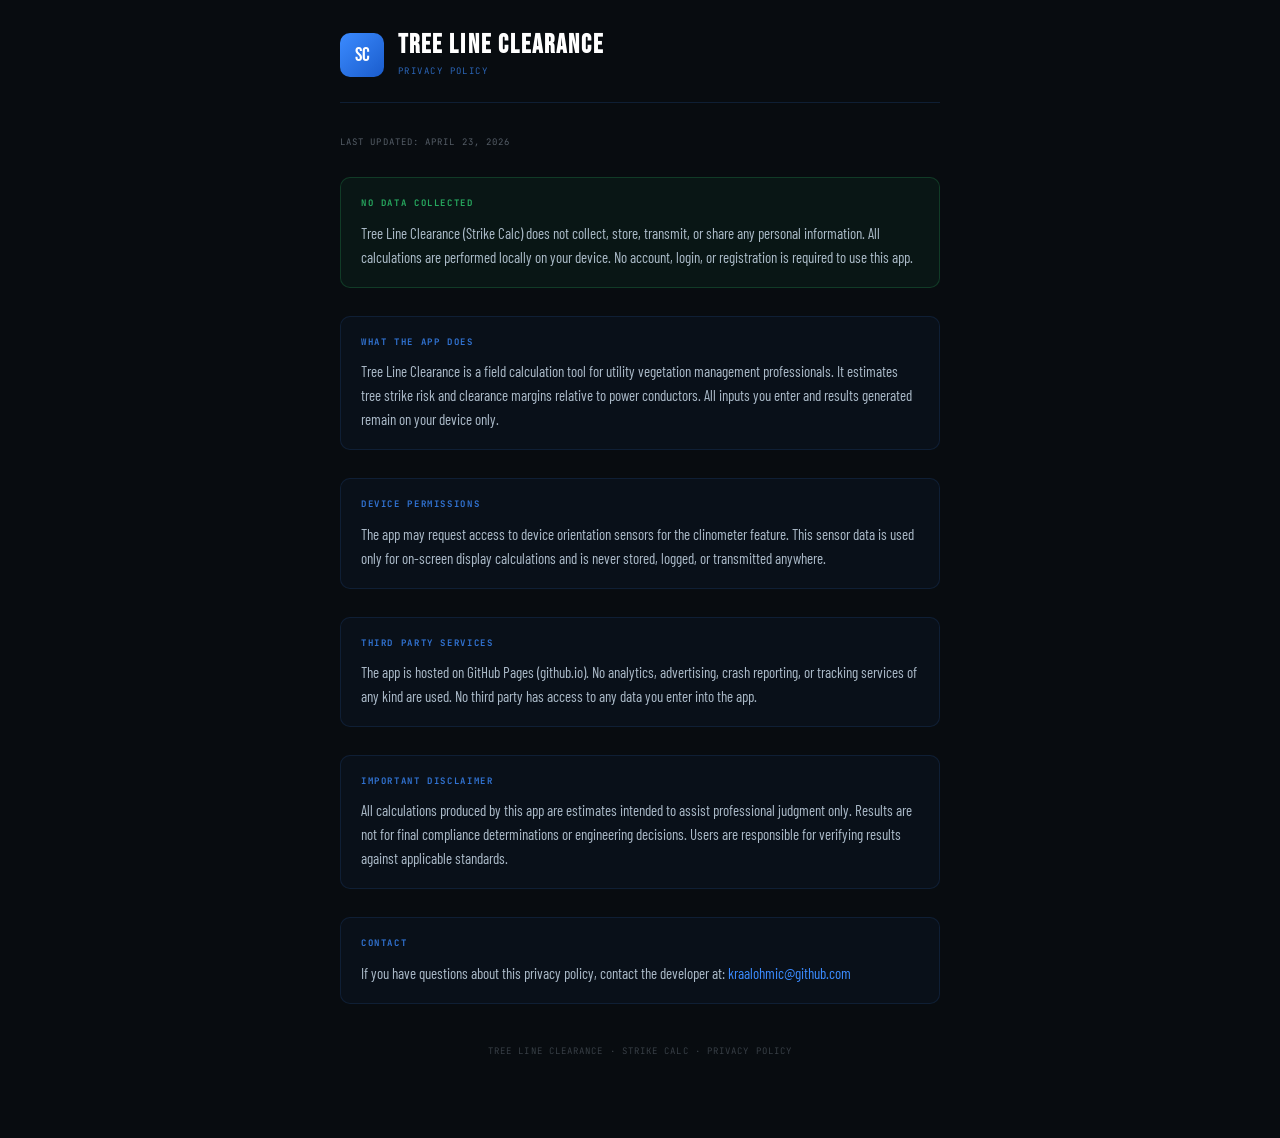
<file: privacy-policy.html>
<!DOCTYPE html>
<html lang="en">
<head>
<meta charset="UTF-8">
<meta name="viewport" content="width=device-width, initial-scale=1.0">
<title>Privacy Policy — Tree Line Clearance</title>
<style>
  @import url('https://fonts.googleapis.com/css2?family=Bebas+Neue&family=Barlow+Condensed:wght@300;400;500;600&family=JetBrains+Mono:wght@400;700&display=swap');

  * { box-sizing: border-box; margin: 0; padding: 0; }

  body {
    background: #080c10;
    color: #c8d8e8;
    font-family: 'Barlow Condensed', sans-serif;
    font-size: 16px;
    line-height: 1.6;
    padding: 32px 20px 80px;
    max-width: 640px;
    margin: 0 auto;
  }

  header {
    display: flex;
    align-items: center;
    gap: 14px;
    padding-bottom: 24px;
    border-bottom: 1px solid rgba(59,139,255,0.15);
    margin-bottom: 32px;
  }

  .logo {
    width: 44px; height: 44px;
    background: linear-gradient(135deg, #3b8bff, #1a5ccc);
    border-radius: 10px;
    display: grid; place-items: center;
    font-family: 'Bebas Neue', sans-serif;
    font-size: 20px; color: white;
    flex-shrink: 0;
  }

  h1 {
    font-family: 'Bebas Neue', sans-serif;
    font-size: 26px;
    letter-spacing: .08em;
    color: white;
    line-height: 1.1;
  }

  .subtitle {
    font-family: 'JetBrains Mono', monospace;
    font-size: 9px;
    letter-spacing: .16em;
    color: rgba(59,139,255,0.7);
    text-transform: uppercase;
    margin-top: 3px;
  }

  .updated {
    font-family: 'JetBrains Mono', monospace;
    font-size: 9px;
    letter-spacing: .12em;
    color: rgba(200,216,232,0.4);
    text-transform: uppercase;
    margin-bottom: 28px;
  }

  section {
    margin-bottom: 28px;
    background: rgba(59,139,255,0.04);
    border: 1px solid rgba(59,139,255,0.12);
    border-radius: 10px;
    padding: 18px 20px;
  }

  h2 {
    font-family: 'JetBrains Mono', monospace;
    font-size: 9px;
    letter-spacing: .18em;
    color: rgba(59,139,255,0.8);
    text-transform: uppercase;
    margin-bottom: 10px;
  }

  p {
    font-size: 15px;
    color: rgba(200,216,232,0.85);
    line-height: 1.6;
  }

  .no-data {
    background: rgba(46,204,113,0.05);
    border-color: rgba(46,204,113,0.2);
  }

  .no-data h2 { color: rgba(46,204,113,0.8); }

  a {
    color: #3b8bff;
    text-decoration: none;
  }

  footer {
    margin-top: 40px;
    font-family: 'JetBrains Mono', monospace;
    font-size: 9px;
    letter-spacing: .12em;
    color: rgba(200,216,232,0.25);
    text-transform: uppercase;
    text-align: center;
  }
</style>
</head>
<body>

<header>
  <div class="logo">SC</div>
  <div>
    <h1>Tree Line Clearance</h1>
    <div class="subtitle">Privacy Policy</div>
  </div>
</header>

<div class="updated">Last updated: April 23, 2026</div>

<section class="no-data">
  <h2>No Data Collected</h2>
  <p>Tree Line Clearance (Strike Calc) does not collect, store, transmit, or share any personal information. All calculations are performed locally on your device. No account, login, or registration is required to use this app.</p>
</section>

<section>
  <h2>What the App Does</h2>
  <p>Tree Line Clearance is a field calculation tool for utility vegetation management professionals. It estimates tree strike risk and clearance margins relative to power conductors. All inputs you enter and results generated remain on your device only.</p>
</section>

<section>
  <h2>Device Permissions</h2>
  <p>The app may request access to device orientation sensors for the clinometer feature. This sensor data is used only for on-screen display calculations and is never stored, logged, or transmitted anywhere.</p>
</section>

<section>
  <h2>Third Party Services</h2>
  <p>The app is hosted on GitHub Pages (github.io). No analytics, advertising, crash reporting, or tracking services of any kind are used. No third party has access to any data you enter into the app.</p>
</section>

<section>
  <h2>Important Disclaimer</h2>
  <p>All calculations produced by this app are estimates intended to assist professional judgment only. Results are not for final compliance determinations or engineering decisions. Users are responsible for verifying results against applicable standards.</p>
</section>

<section>
  <h2>Contact</h2>
  <p>If you have questions about this privacy policy, contact the developer at: <a href="mailto:kraalohmic@github.com">kraalohmic@github.com</a></p>
</section>

<footer>Tree Line Clearance · Strike Calc · Privacy Policy</footer>

</body>
</html>
</file>
<file: styles.css>
:root {
            --bg: #080c10;
            --surf: #0f1520;
            --surf2: #141c2a;
            --surf3: #1a2438;
            --border: #1e2d45;
            --border2: #253452;
            --accent: #e8ff47;
            --accent2: #3b8bff;
            --danger: #ff4757;
            --success: #2ecc71;
            --warn: #ff9f1c;
            --text: #c8d8f0;
            --text2: #8faac8;
            --muted: #4a6480;
            --r: 6px;
            --r2: 10px;
        }

        *, *::before, *::after {
            box-sizing: border-box;
            margin: 0;
            padding: 0
        }

        html {
            height: 100%
        }

        body {
            height: 100%;
            height: 100dvh;
            background: var(--bg);
            color: var(--text);
            font-family: 'Barlow Condensed',sans-serif;
            display: flex;
            flex-direction: column;
            overflow: hidden;
            width: 100%
        }

        .header {
            flex-shrink: 0;
            display: flex;
            align-items: center;
            gap: 12px;
            padding: 14px 16px 0;
            padding-top: max(14px, env(safe-area-inset-top, 14px));
            background: linear-gradient(180deg,rgba(59,139,255,.05) 0%,transparent 100%)
        }

        .logo {
            width: 34px;
            height: 34px;
            background: linear-gradient(135deg,var(--accent2),#1a5ccc);
            border-radius: 8px;
            display: grid;
            place-items: center;
            flex-shrink: 0;
            box-shadow: 0 0 16px rgba(59,139,255,.3)
        }

        .app-name {
            font-family: 'Bebas Neue',sans-serif;
            font-size: 22px;
            letter-spacing: .12em;
            line-height: 1
        }

        .app-sub {
            font-family: 'JetBrains Mono',monospace;
            font-size: 8px;
            letter-spacing: .2em;
            color: var(--muted);
            text-transform: uppercase;
            margin-top: 1px
        }

        .tabs {
            flex-shrink: 0;
            display: flex;
            margin-top: 12px;
            padding: 0 16px;
            border-bottom: 1px solid var(--border)
        }

        .tab {
            flex: 1;
            padding: 8px 0;
            background: none;
            border: none;
            font-family: 'JetBrains Mono',monospace;
            font-size: 9px;
            letter-spacing: .12em;
            text-transform: uppercase;
            color: var(--muted);
            cursor: pointer;
            position: relative;
            -webkit-tap-highlight-color: transparent;
            transition: color .2s
        }

            .tab.active {
                color: var(--accent)
            }

                .tab.active::after {
                    content: '';
                    position: absolute;
                    bottom: -1px;
                    left: 15%;
                    right: 15%;
                    height: 2px;
                    background: var(--accent);
                    box-shadow: 0 0 8px var(--accent);
                    border-radius: 2px 2px 0 0
                }

        .pane {
            display: none;
            flex: 1;
            overflow-y: auto;
            -webkit-overflow-scrolling: touch;
            padding: 14px 16px;
            padding-bottom: max(env(safe-area-inset-bottom, 14px), 80px)
        }

            .pane.active {
                display: block
            }

        .slabel {
            font-family: 'JetBrains Mono',monospace;
            font-size: 8px;
            letter-spacing: .2em;
            color: var(--muted);
            text-transform: uppercase;
            margin: 14px 0 8px;
            display: flex;
            align-items: center;
            gap: 8px
        }

            .slabel:first-child {
                margin-top: 2px
            }

            .slabel::after {
                content: '';
                flex: 1;
                height: 1px;
                background: var(--border)
            }

        .grid2 {
            display: grid;
            grid-template-columns: 1fr 1fr;
            gap: 10px;
            margin-bottom: 6px
        }

        .grid3 {
            display: grid;
            grid-template-columns: repeat(auto-fit, minmax(72px, 1fr));
            gap: 8px;
            margin-bottom: 6px
        }

        .field {
            display: flex;
            flex-direction: column;
            gap: 4px
        }

            .field label {
                font-family: 'JetBrains Mono',monospace;
                font-size: 8px;
                letter-spacing: .14em;
                color: var(--muted);
                text-transform: uppercase;
                display: flex;
                justify-content: space-between
            }

                .field label span {
                    color: var(--accent)
                }

            .field input, .field select {
                width: 100%;
                background: var(--surf);
                border: 1px solid var(--border);
                border-radius: var(--r);
                padding: 9px 11px;
                color: var(--text);
                font-family: 'Bebas Neue',sans-serif;
                font-size: 24px;
                letter-spacing: .04em;
                outline: none;
                -webkit-appearance: none;
                transition: border-color .15s,box-shadow .15s
            }

            .field select {
                font-size: 13px;
                font-family: 'Barlow Condensed',sans-serif;
                letter-spacing: .04em;
                padding: 10px 11px
            }

                .field input:focus, .field select:focus {
                    border-color: var(--accent2);
                    box-shadow: 0 0 0 2px rgba(59,139,255,.15)
                }

            .field input.neg {
                color: var(--warn)
            }

        .toggle-row {
            display: flex;
            gap: 6px;
            margin-bottom: 10px
        }

        .tog {
            flex: 1;
            padding: 7px 4px;
            background: var(--surf);
            border: 1px solid var(--border);
            border-radius: var(--r);
            font-family: 'JetBrains Mono',monospace;
            font-size: 8px;
            letter-spacing: .1em;
            text-transform: uppercase;
            color: var(--muted);
            cursor: pointer;
            text-align: center;
            transition: all .15s;
            -webkit-tap-highlight-color: transparent
        }

            .tog.active {
                background: rgba(59,139,255,.12);
                border-color: var(--accent2);
                color: var(--accent2)
            }

        .btn-row {
            display: flex;
            gap: 10px;
            margin-top: 10px;
            margin-bottom: 14px;
            position: sticky;
            bottom: 0;
            background: var(--bg);
            padding: 10px 0 env(safe-area-inset-bottom, 10px);
            z-index: 10;
        }

        .btn-run {
            flex: 3;
            background: var(--accent);
            color: #080c10;
            border: none;
            border-radius: var(--r);
            padding: 13px;
            font-family: 'Bebas Neue',sans-serif;
            font-size: 20px;
            letter-spacing: .1em;
            cursor: pointer;
            -webkit-tap-highlight-color: transparent;
            transition: opacity .15s,transform .1s;
            box-shadow: 0 0 20px rgba(232,255,71,.2)
        }

            .btn-run:active {
                opacity: .85;
                transform: scale(.98)
            }

        .btn-reset {
            flex: 1;
            background: var(--surf);
            color: var(--muted);
            border: 1px solid var(--border);
            border-radius: var(--r);
            font-family: 'JetBrains Mono',monospace;
            font-size: 9px;
            letter-spacing: .1em;
            text-transform: uppercase;
            cursor: pointer;
            -webkit-tap-highlight-color: transparent
        }

        .btn-small {
            background: none;
            border: 1px solid var(--border);
            border-radius: 5px;
            color: var(--muted);
            font-family: 'JetBrains Mono',monospace;
            font-size: 8px;
            letter-spacing: .1em;
            text-transform: uppercase;
            padding: 5px 10px;
            cursor: pointer;
            -webkit-tap-highlight-color: transparent;
            transition: all .15s
        }
        /* species row */
        .species-row {
            display: flex;
            gap: 8px;
            align-items: flex-end;
            margin-bottom: 6px
        }

            .species-row .field {
                flex: 1
            }

        .species-add-btn {
            flex-shrink: 0;
            height: 44px;
            padding: 0 12px;
            background: var(--surf);
            border: 1px solid var(--border);
            border-radius: var(--r);
            color: var(--accent2);
            font-family: 'JetBrains Mono',monospace;
            font-size: 11px;
            cursor: pointer;
            -webkit-tap-highlight-color: transparent;
            white-space: nowrap;
            margin-bottom: 0
        }
        /* wire list */
        .wire-list {
            display: flex;
            flex-direction: column;
            gap: 6px;
            margin-bottom: 8px
        }

        .wire-row {
            background: var(--surf);
            border: 1px solid var(--border);
            border-radius: var(--r);
            padding: 9px 11px;
            display: flex;
            align-items: center;
            gap: 10px
        }

        .wire-color-wrap {
            position: relative;
            flex-shrink: 0
        }

        .wire-color-dot {
            width: 16px;
            height: 16px;
            border-radius: 50%;
            border: 1px solid rgba(255,255,255,.25);
            cursor: pointer;
            background: transparent;
            padding: 0
        }

        .wire-color-menu {
            position: absolute;
            left: 22px;
            top: -6px;
            display: none;
            grid-template-columns: repeat(4, 18px);
            gap: 6px;
            background: var(--surf2);
            border: 1px solid var(--border2);
            border-radius: 8px;
            padding: 8px;
            z-index: 20;
            box-shadow: 0 8px 24px rgba(0,0,0,.45)
        }

        .wire-color-menu.show {
            display: grid
        }

        .wire-color-swatch {
            width: 18px;
            height: 18px;
            border-radius: 50%;
            border: 1px solid rgba(255,255,255,.3);
            cursor: pointer;
            padding: 0
        }

        .wire-row-fields {
            flex: 1;
            display: grid;
            grid-template-columns: repeat(auto-fit, minmax(72px, 1fr));
            gap: 6px
        }

        .wire-row-field {
            display: flex;
            flex-direction: column;
            gap: 2px
        }

            .wire-row-field label {
                font-family: 'JetBrains Mono',monospace;
                font-size: 7px;
                letter-spacing: .1em;
                color: var(--muted);
                text-transform: uppercase
            }

            .wire-row-field input, .wire-row-field select {
                background: var(--surf2);
                border: 1px solid var(--border);
                border-radius: 4px;
                padding: 5px 7px;
                color: var(--text);
                font-family: 'Bebas Neue',sans-serif;
                font-size: 18px;
                outline: none;
                -webkit-appearance: none;
                width: 100%;
                transition: border-color .15s
            }

                .wire-row-field input[type=text] {
                    font-family: 'Barlow Condensed',sans-serif;
                    font-size: 13px;
                    letter-spacing: .02em;
                    padding: 6px 7px
                }

                .wire-row-field select {
                    font-family: 'Barlow Condensed',sans-serif;
                    font-size: 12px;
                    letter-spacing: .02em;
                    -webkit-appearance: none;
                    appearance: none;
                    padding: 6px 7px;
                }

                .wire-row-field input:focus, .wire-row-field select:focus {
                    border-color: var(--accent2)
                }

        .wire-del {
            background: none;
            border: none;
            color: var(--muted);
            font-size: 15px;
            cursor: pointer;
            padding: 0 2px;
            flex-shrink: 0;
            line-height: 1;
            transition: color .15s
        }

            .wire-del:active {
                color: var(--danger)
            }

        .wire-add-row {
            display: flex;
            justify-content: space-between;
            align-items: center;
            margin-bottom: 8px
        }

        /* results */
        .result {
            display: none;
            flex-direction: column;
            gap: 8px;
            animation: up .2s ease
        }

            .result.show {
                display: flex
            }

        @keyframes up {
            from {
                opacity: 0;
                transform: translateY(5px)
            }

            to {
                opacity: 1;
                transform: none
            }
        }

        .overall-banner {
            border-radius: var(--r2);
            padding: 14px 16px;
            display: flex;
            align-items: center;
            gap: 12px;
            font-family: 'Bebas Neue',sans-serif;
            font-size: 24px;
            letter-spacing: .1em;
            border: 1px solid
        }

            .overall-banner.clear {
                background: rgba(46,204,113,.08);
                border-color: rgba(46,204,113,.2);
                color: var(--success)
            }

            .overall-banner.strike {
                background: rgba(255,71,87,.08);
                border-color: rgba(255,71,87,.2);
                color: var(--danger)
            }

            .overall-banner.warn {
                background: rgba(255,159,28,.08);
                border-color: rgba(255,159,28,.2);
                color: var(--warn)
            }

        .banner-icon {
            font-size: 22px;
            flex-shrink: 0
        }

        .banner-sub {
            font-family: 'Barlow Condensed',sans-serif;
            font-size: 13px;
            color: var(--text2);
            margin-top: 1px;
            font-weight: 400;
            letter-spacing: .02em
        }

        .wire-result {
            background: var(--surf);
            border: 1px solid var(--border);
            border-radius: var(--r);
            overflow: hidden
        }

        .wire-result-top {
            display: flex;
            align-items: center;
            gap: 10px;
            padding: 9px 12px
        }

            .wire-result-top.clear {
                background: rgba(46,204,113,.06);
                border-bottom: 1px solid rgba(46,204,113,.12)
            }

            .wire-result-top.strike {
                background: rgba(255,71,87,.06);
                border-bottom: 1px solid rgba(255,71,87,.12)
            }

            .wire-result-top.warn {
                background: rgba(255,159,28,.06);
                border-bottom: 1px solid rgba(255,159,28,.12)
            }

        .res-dot {
            width: 8px;
            height: 8px;
            border-radius: 50%;
            flex-shrink: 0
        }

        .res-icon {
            font-size: 14px;
            flex-shrink: 0
        }

        .clear .res-icon {
            color: var(--success)
        }

        .strike .res-icon {
            color: var(--danger)
        }

        .warn .res-icon {
            color: var(--warn)
        }

        .res-name {
            font-family: 'Bebas Neue',sans-serif;
            font-size: 17px;
            letter-spacing: .07em;
            flex: 1
        }

        .res-verdict {
            font-family: 'Bebas Neue',sans-serif;
            font-size: 17px;
            letter-spacing: .06em
        }

        .clear .res-verdict {
            color: var(--success)
        }

        .strike .res-verdict {
            color: var(--danger)
        }

        .warn .res-verdict {
            color: var(--warn)
        }

        .res-metrics {
            display: flex
        }

        .rmet {
            flex: 1;
            padding: 8px 10px;
            border-right: 1px solid var(--border)
        }

            .rmet:last-child {
                border-right: none
            }

        .rmet-lbl {
            font-family: 'JetBrains Mono',monospace;
            font-size: 7px;
            letter-spacing: .12em;
            color: var(--muted);
            text-transform: uppercase;
            margin-bottom: 2px
        }

        .rmet-val {
            font-family: 'Bebas Neue',sans-serif;
            font-size: 20px;
            letter-spacing: .04em;
            line-height: 1
        }

        .rmet-unit {
            font-size: 10px;
            color: var(--muted)
        }
        /* sag */
        .sag-result {
            display: none;
            background: var(--surf);
            border: 1px solid var(--border);
            border-radius: var(--r2);
            overflow: hidden;
            margin-top: 4px
        }

            .sag-result.show {
                display: block
            }

        .sag-top {
            padding: 14px 16px;
            border-bottom: 1px solid var(--border);
            background: linear-gradient(135deg,var(--surf2),var(--surf))
        }

        .sag-top-label {
            font-family: 'JetBrains Mono',monospace;
            font-size: 8px;
            letter-spacing: .2em;
            color: var(--muted);
            text-transform: uppercase;
            margin-bottom: 4px
        }

        .sag-top-val {
            font-family: 'Bebas Neue',sans-serif;
            font-size: 36px;
            letter-spacing: .05em;
            line-height: 1;
            color: var(--accent)
        }

        .sag-top-unit {
            font-size: 16px;
            color: var(--muted)
        }

        .sag-top-sub {
            font-family: 'Barlow Condensed',sans-serif;
            font-size: 12px;
            color: var(--text2);
            margin-top: 4px
        }

        .sag-metrics {
            display: flex
        }

        .smet {
            flex: 1;
            padding: 10px 12px;
            border-right: 1px solid var(--border)
        }

            .smet:last-child {
                border-right: none
            }

        .smet-lbl {
            font-family: 'JetBrains Mono',monospace;
            font-size: 7px;
            letter-spacing: .12em;
            color: var(--muted);
            text-transform: uppercase;
            margin-bottom: 2px
        }

        .smet-val {
            font-family: 'Bebas Neue',sans-serif;
            font-size: 20px;
            letter-spacing: .04em;
            line-height: 1
        }

        .smet-unit {
            font-size: 10px;
            color: var(--muted)
        }

        .sag-visual {
            padding: 14px;
            background: var(--bg)
        }

        #sagCanvas,
        #mdrCanvas {
            width: 100%;
            display: block;
            border-radius: 4px
        }
        /* viz */
        .viz-wrap {
            background: var(--surf);
            border: 1px solid var(--border);
            border-radius: var(--r2);
            overflow: hidden;
            margin-bottom: 12px;
            box-shadow: 0 4px 32px rgba(0,0,0,.5)
        }

        .viz-header {
            display: flex;
            justify-content: space-between;
            align-items: center;
            padding: 12px 16px;
            background: linear-gradient(90deg,var(--surf2) 0%,var(--surf) 100%);
            border-bottom: 1px solid var(--border)
        }

        .viz-header-left {
            display: flex;
            align-items: center;
            gap: 10px
        }

        .viz-header-icon {
            width: 28px;
            height: 28px;
            background: rgba(59,139,255,.1);
            border: 1px solid rgba(59,139,255,.2);
            border-radius: 6px;
            display: grid;
            place-items: center
        }

        .viz-title {
            font-family: 'Bebas Neue',sans-serif;
            font-size: 16px;
            letter-spacing: .1em;
            color: var(--text)
        }

        .viz-sub {
            font-family: 'JetBrains Mono',monospace;
            font-size: 7px;
            letter-spacing: .12em;
            color: var(--muted);
            text-transform: uppercase
        }

        .viz-badge {
            font-family: 'JetBrains Mono',monospace;
            font-size: 9px;
            padding: 4px 10px;
            border-radius: 20px;
            background: rgba(59,139,255,.12);
            color: var(--accent2);
            letter-spacing: .06em;
            border: 1px solid rgba(59,139,255,.2)
        }

        #vizCanvas {
            display: block;
            width: 100%
        }

        .viz-legend {
            display: flex;
            flex-wrap: wrap;
            gap: 8px 14px;
            padding: 9px 16px;
            border-top: 1px solid var(--border);
            background: var(--surf2)
        }

        .viz-legend-item {
            display: flex;
            align-items: center;
            gap: 5px
        }

        .viz-legend-swatch {
            width: 16px;
            height: 2px;
            flex-shrink: 0
        }

        .viz-legend-label {
            font-family: 'JetBrains Mono',monospace;
            font-size: 7px;
            letter-spacing: .1em;
            color: var(--muted);
            text-transform: uppercase
        }

        .viz-stats {
            display: flex;
            border-top: 1px solid var(--border)
        }

        .vstat {
            flex: 1;
            padding: 10px 12px;
            border-right: 1px solid var(--border);
            text-align: center
        }

            .vstat:last-child {
                border-right: none
            }

        .vstat-lbl {
            font-family: 'JetBrains Mono',monospace;
            font-size: 7px;
            letter-spacing: .14em;
            color: var(--muted);
            text-transform: uppercase;
            margin-bottom: 2px
        }

        .vstat-val {
            font-family: 'Bebas Neue',sans-serif;
            font-size: 18px;
            color: var(--text);
            letter-spacing: .04em;
            line-height: 1.2
        }

        .viz-empty {
            padding: 48px 20px;
            text-align: center;
            font-family: 'JetBrains Mono',monospace;
            font-size: 10px;
            color: var(--muted);
            letter-spacing: .1em;
            background: radial-gradient(ellipse at center,var(--surf2) 0%,var(--bg) 70%)
        }

        .viz-empty-icon {
            font-size: 36px;
            margin-bottom: 12px;
            opacity: .25;
            display: block
        }
        /* log */
        .log-hdr {
            display: flex;
            justify-content: space-between;
            align-items: center;
            margin-bottom: 12px
        }

        .log-count {
            font-family: 'JetBrains Mono',monospace;
            font-size: 9px;
            color: var(--muted);
            letter-spacing: .1em
        }

        .log-clear {
            font-family: 'JetBrains Mono',monospace;
            font-size: 9px;
            color: var(--danger);
            background: none;
            border: none;
            cursor: pointer;
            letter-spacing: .1em;
            text-transform: uppercase;
            opacity: .7
        }

        .log-empty {
            text-align: center;
            padding: 40px 0;
            font-family: 'JetBrains Mono',monospace;
            font-size: 10px;
            color: var(--muted);
            letter-spacing: .1em
        }

        .log-item {
            background: var(--surf);
            border: 1px solid var(--border);
            border-radius: var(--r);
            margin-bottom: 8px;
            overflow: hidden;
            transition: border-color .15s
        }

            .log-item.expanded {
                border-color: var(--border2)
            }

        .log-item-top {
            padding: 10px 12px;
            display: flex;
            align-items: center;
            gap: 10px;
            cursor: pointer;
            -webkit-tap-highlight-color: transparent
        }

        .log-dot {
            width: 7px;
            height: 7px;
            border-radius: 50%;
            flex-shrink: 0
        }

            .log-dot.clear {
                background: var(--success)
            }

            .log-dot.strike {
                background: var(--danger)
            }

            .log-dot.warn {
                background: var(--warn)
            }

        .log-info {
            flex: 1;
            min-width: 0
        }

        .log-res {
            font-family: 'Bebas Neue',sans-serif;
            font-size: 15px;
            letter-spacing: .07em
        }

            .log-res.clear {
                color: var(--success)
            }

            .log-res.strike {
                color: var(--danger)
            }

            .log-res.warn {
                color: var(--warn)
            }

        .log-species {
            font-family: 'Barlow Condensed',sans-serif;
            font-size: 12px;
            color: var(--accent2);
            margin-top: 1px
        }

        .log-params {
            font-family: 'JetBrains Mono',monospace;
            font-size: 8px;
            color: var(--muted);
            white-space: nowrap;
            overflow: hidden;
            text-overflow: ellipsis;
            margin-top: 1px
        }

        .log-right {
            text-align: right;
            flex-shrink: 0
        }

        .log-gap-val {
            font-family: 'Bebas Neue',sans-serif;
            font-size: 20px;
            color: var(--text);
            letter-spacing: .04em
        }

        .log-gap-lbl {
            font-family: 'JetBrains Mono',monospace;
            font-size: 8px;
            color: var(--muted);
            letter-spacing: .1em;
            text-transform: uppercase
        }

        .log-chevron {
            font-size: 10px;
            color: var(--muted);
            transition: transform .2s;
            flex-shrink: 0;
            margin-left: 4px
        }

        .log-item.expanded .log-chevron {
            transform: rotate(180deg)
        }

        .log-detail {
            display: none;
            padding: 10px 12px;
            border-top: 1px solid var(--border);
            background: var(--surf2)
        }

        .log-item.expanded .log-detail {
            display: block
        }

        .log-detail-grid {
            display: grid;
            grid-template-columns: repeat(auto-fit, minmax(72px, 1fr));
            gap: 6px;
            margin-bottom: 10px
        }

        .log-detail-cell {
            display: flex;
            flex-direction: column;
            gap: 2px
        }

        .log-detail-lbl {
            font-family: 'JetBrains Mono',monospace;
            font-size: 7px;
            letter-spacing: .12em;
            color: var(--muted);
            text-transform: uppercase
        }

        .log-detail-val {
            font-family: 'Bebas Neue',sans-serif;
            font-size: 18px;
            color: var(--text);
            letter-spacing: .04em;
            line-height: 1
        }

        .log-reload-btn {
            width: 100%;
            padding: 9px;
            background: rgba(59,139,255,.1);
            border: 1px solid rgba(59,139,255,.25);
            border-radius: var(--r);
            color: var(--accent2);
            font-family: 'JetBrains Mono',monospace;
            font-size: 9px;
            letter-spacing: .1em;
            text-transform: uppercase;
            cursor: pointer;
            -webkit-tap-highlight-color: transparent;
            transition: background .15s
        }

            .log-reload-btn:active {
                background: rgba(59,139,255,.2)
            }
        /* range slider */
        input[type=range] {
            width: 100%;
            -webkit-appearance: none;
            appearance: none;
            height: 4px;
            border-radius: 2px;
            background: var(--border);
            outline: none;
            cursor: pointer
        }

            input[type=range]::-webkit-slider-thumb {
                -webkit-appearance: none;
                width: 20px;
                height: 20px;
                border-radius: 50%;
                background: var(--accent);
                cursor: pointer;
                box-shadow: 0 0 8px rgba(232,255,71,.4)
            }

            input[type=range]::-moz-range-thumb {
                width: 20px;
                height: 20px;
                border-radius: 50%;
                background: var(--accent);
                cursor: pointer;
                border: none;
                box-shadow: 0 0 8px rgba(232,255,71,.4)
            }
    



        .validation-box {
            margin: 0 0 12px;
            background: rgba(255,159,28,.08);
            border: 1px solid rgba(255,159,28,.28);
            border-radius: var(--r);
            padding: 10px 12px;
            color: var(--warn);
        }

        .validation-title {
            font-family: 'JetBrains Mono',monospace;
            font-size: 8px;
            letter-spacing: .12em;
            text-transform: uppercase;
            margin-bottom: 6px;
            color: var(--warn);
        }

        .validation-list {
            margin: 0;
            padding-left: 16px;
            color: var(--text2);
            font-family: 'Barlow Condensed',sans-serif;
            font-size: 13px;
            line-height: 1.35;
        }

        .validation-list li {
            margin: 0 0 3px;
        }

        .input-invalid {
            border-color: var(--warn) !important;
            box-shadow: 0 0 0 2px rgba(255,159,28,.15) !important;
        }
</file>
